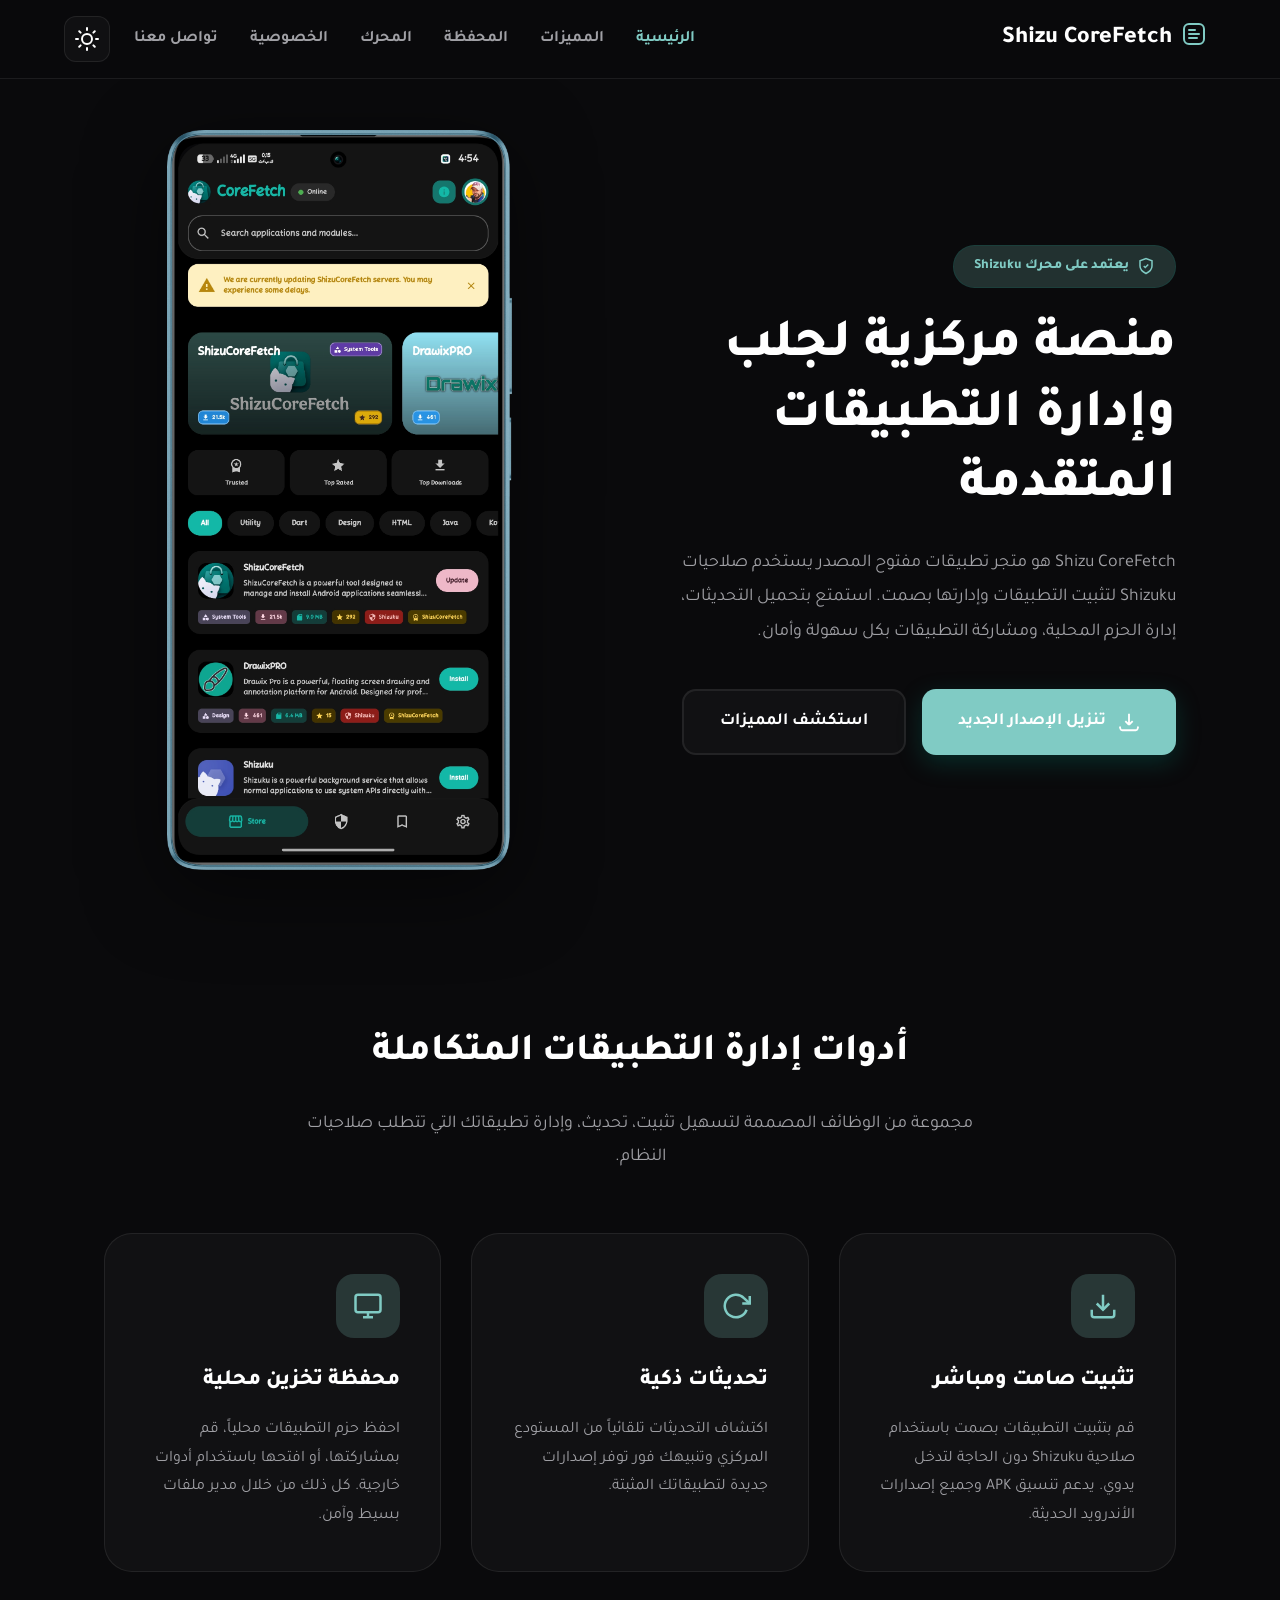
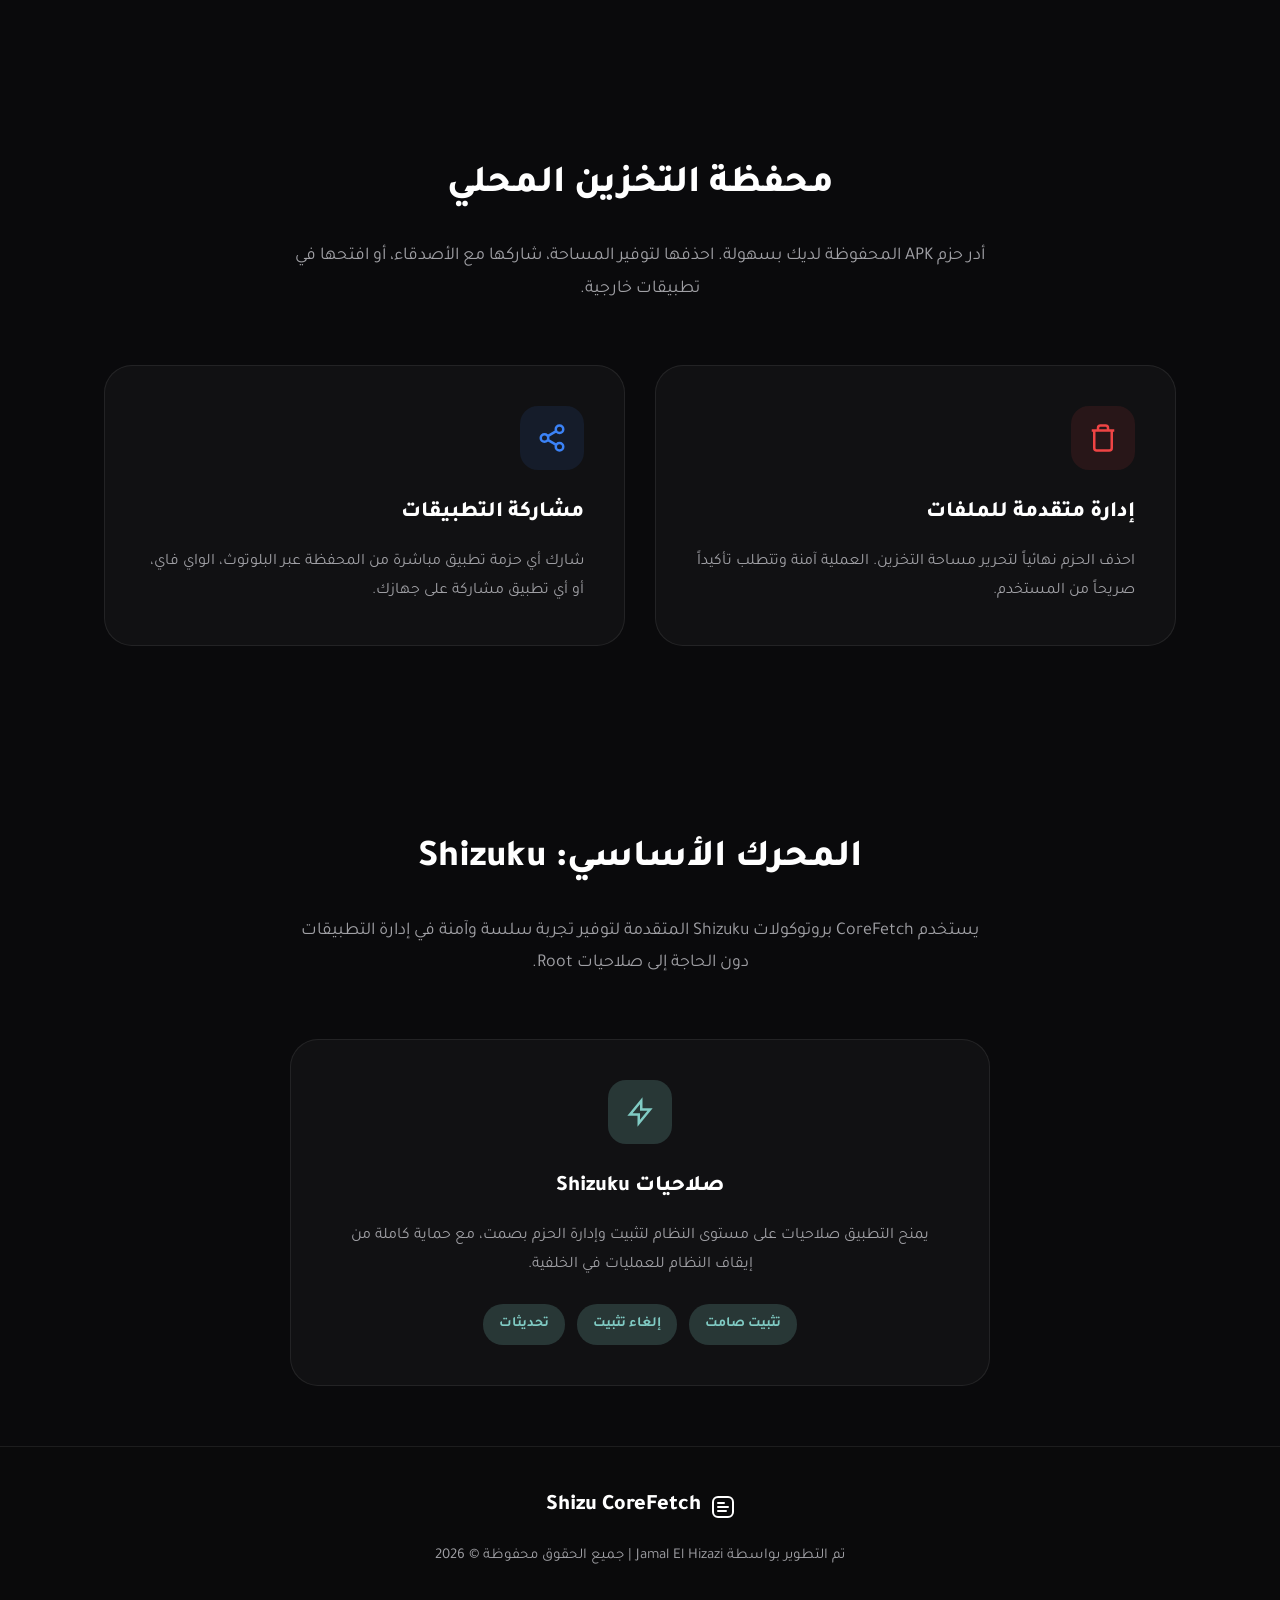
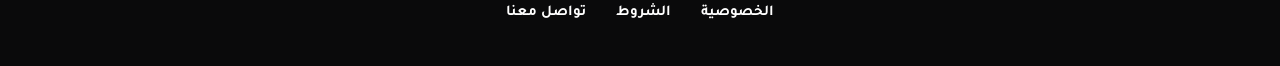
<file: index.html>
<!DOCTYPE html>
<html lang="ar" dir="rtl">
<head>
    <meta charset="UTF-8">
    <meta name="viewport" content="width=device-width, initial-scale=1.0">
    <title>Shizu CoreFetch - متجر التطبيقات المعتمد على Shizuku</title>
    <link rel="icon" type="image/png" href="assets/favicon.png">
    <link rel="apple-touch-icon" href="assets/favicon.png">
    <link rel="stylesheet" href="style.css">
    <meta name="description" content="Shizu CoreFetch: منصة مركزية متقدمة لجلب وإدارة التطبيقات التي تتطلب صلاحيات النظام الأساسية. يدعم محرك Shizuku للتثبيت الصامت والتحديثات.">
    <meta name="keywords" content="Shizu CoreFetch, Shizuku, Android, app store, APK manager, تطبيقات, متجر">
    <script async src="https://pagead2.googlesyndication.com/pagead/js/adsbygoogle.js?client=ca-pub-8266760443476569"
     crossorigin="anonymous"></script>
</head>
<body>
    <nav>
        <a href="index.html" class="logo">
            <svg width="34" height="34" fill="none" xmlns="http://www.w3.org/2000/svg">
                <rect x="2" y="2" width="20" height="20" rx="5" stroke="currentColor" stroke-width="2" />
                <path d="M7 12h10M7 8h6M7 16h8" stroke="currentColor" stroke-width="2" stroke-linecap="round" />
            </svg>
            Shizu CoreFetch
        </a>
        <div class="nav-controls">
            <div class="nav-links">
                <a href="index.html" class="active">الرئيسية</a>
                <a href="#features">المميزات</a>
                <a href="#wallet">المحفظة</a>
                <a href="#engines">المحرك</a>
                <a href="privacy.html">الخصوصية</a>
                <a href="contact.html">تواصل معنا</a>
            </div>
            <button id="theme-toggle" class="theme-btn" aria-label="تبديل المظهر"></button>
        </div>
    </nav>

    <div class="container">
        <!-- Hero Section -->
        <section class="hero">
            <div class="hero-text reveal">
                <div class="hero-tag">
                    <svg viewBox="0 0 24 24" width="18" height="18" fill="none" stroke="currentColor" stroke-width="2">
                        <path d="M12 22s8-4 8-10V5l-8-3-8 3v7c0 6 8 10 8 10z" />
                        <path d="M9 12l2 2 4-4" />
                    </svg>
                    يعتمد على محرك Shizuku
                </div>
                <h1 class="hero-title">منصة مركزية لجلب وإدارة التطبيقات المتقدمة</h1>
                <p class="hero-desc">
                    Shizu CoreFetch هو متجر تطبيقات مفتوح المصدر يستخدم صلاحيات Shizuku لتثبيت التطبيقات وإدارتها بصمت. استمتع بتحميل التحديثات، إدارة الحزم المحلية، ومشاركة التطبيقات بكل سهولة وأمان.
                </p>
                <div class="btn-group">
                    <a href="https://github.com/elhizazi1/ShizuCoreFetch/releases/latest" target="_blank" class="btn btn-primary">
                        <svg viewBox="0 0 24 24" width="22" height="22" fill="none" stroke="currentColor" stroke-width="2">
                            <path d="M12 15V3m0 12l-4-4m4 4l4-4M2 17l.621 2.485A2 2 0 0 0 4.561 21h14.878a2 2 0 0 0 1.94-1.515L22 17" />
                        </svg>
                        تنزيل الإصدار الجديد
                    </a>
                    <a href="#features" class="btn btn-outline">استكشف المميزات</a>
                </div>
            </div>
            <div class="hero-visual reveal delay-1">
                <div class="app-screenshot-slider">
                    <img src="assets/screen/screen1.png" alt="واجهة المتجر الرئيسية" class="slide active">
                    <img src="assets/screen/screen2.png" alt="واجهة التحديثات" class="slide">
                    <img src="assets/screen/screen3.png" alt="المحفظة المحلية" class="slide">
                    <img src="assets/screen/screen4.png" alt="إدارة الحزم" class="slide">
                    <img src="assets/screen/screen5.png" alt="واجهة التحديثات" class="slide">
                    <img src="assets/screen/screen6.png" alt="المحفظة المحلية" class="slide">
                    <img src="assets/screen/screen7.png" alt="إدارة الحزم" class="slide">
                </div>
            </div>
        </section>

        <!-- Features Section -->
        <section id="features" class="section-padding">
            <div class="section-header reveal">
                <h2 class="section-title">أدوات إدارة التطبيقات المتكاملة</h2>
                <p class="section-desc">مجموعة من الوظائف المصممة لتسهيل تثبيت، تحديث، وإدارة تطبيقاتك التي تتطلب صلاحيات النظام.</p>
            </div>
            <div class="grid-cards">
                <div class="feature-card reveal delay-1">
                    <div class="f-icon" style="background: var(--primary-light); color: var(--primary);">
                        <svg viewBox="0 0 24 24" width="30" height="30" fill="none" stroke="currentColor" stroke-width="2">
                            <path d="M21 15v4a2 2 0 0 1-2 2H5a2 2 0 0 1-2-2v-4" />
                            <polyline points="7 10 12 15 17 10" />
                            <line x1="12" y1="15" x2="12" y2="3" />
                        </svg>
                    </div>
                    <h3 class="f-title">تثبيت صامت ومباشر</h3>
                    <p class="f-desc">قم بتثبيت التطبيقات بصمت باستخدام صلاحية Shizuku دون الحاجة لتدخل يدوي. يدعم تنسيق APK وجميع إصدارات الأندرويد الحديثة.</p>
                </div>
                <div class="feature-card reveal delay-2">
                    <div class="f-icon" style="background: var(--primary-light); color: var(--primary);">
                        <svg viewBox="0 0 24 24" width="30" height="30" fill="none" stroke="currentColor" stroke-width="2">
                            <polyline points="23 4 23 10 17 10" />
                            <path d="M20.49 15a9 9 0 1 1-2.12-9.36L23 10" />
                        </svg>
                    </div>
                    <h3 class="f-title">تحديثات ذكية</h3>
                    <p class="f-desc">اكتشاف التحديثات تلقائياً من المستودع المركزي وتنبيهك فور توفر إصدارات جديدة لتطبيقاتك المثبتة.</p>
                </div>
                <div class="feature-card reveal delay-3">
                    <div class="f-icon" style="background: var(--primary-light); color: var(--primary);">
                        <svg viewBox="0 0 24 24" width="30" height="30" fill="none" stroke="currentColor" stroke-width="2">
                            <rect x="2" y="3" width="20" height="14" rx="2" ry="2" />
                            <line x1="8" y1="21" x2="16" y2="21" />
                            <line x1="12" y1="17" x2="12" y2="21" />
                        </svg>
                    </div>
                    <h3 class="f-title">محفظة تخزين محلية</h3>
                    <p class="f-desc">احفظ حزم التطبيقات محلياً، قم بمشاركتها، أو افتحها باستخدام أدوات خارجية. كل ذلك من خلال مدير ملفات بسيط وآمن.</p>
                </div>
            </div>
        </section>

        <!-- Wallet Highlight Section -->
        <section id="wallet" class="section-padding">
            <div class="section-header reveal">
                <h2 class="section-title">محفظة التخزين المحلي</h2>
                <p class="section-desc">أدر حزم APK المحفوظة لديك بسهولة. احذفها لتوفير المساحة، شاركها مع الأصدقاء، أو افتحها في تطبيقات خارجية.</p>
            </div>
            <div class="grid-cards">
                <div class="feature-card reveal delay-1">
                    <div class="f-icon" style="background: var(--status-error-bg); color: var(--status-error);">
                        <svg viewBox="0 0 24 24" width="30" height="30" fill="none" stroke="currentColor" stroke-width="2">
                            <polyline points="3 6 5 6 21 6" />
                            <path d="M19 6v14a2 2 0 0 1-2 2H7a2 2 0 0 1-2-2V6m3 0V4a2 2 0 0 1 2-2h4a2 2 0 0 1 2 2v2" />
                        </svg>
                    </div>
                    <h3 class="f-title">إدارة متقدمة للملفات</h3>
                    <p class="f-desc">احذف الحزم نهائياً لتحرير مساحة التخزين. العملية آمنة وتتطلب تأكيداً صريحاً من المستخدم.</p>
                </div>
                <div class="feature-card reveal delay-2">
                    <div class="f-icon" style="background: var(--status-info-bg); color: var(--status-info);">
                        <svg viewBox="0 0 24 24" width="30" height="30" fill="none" stroke="currentColor" stroke-width="2">
                            <circle cx="18" cy="5" r="3" />
                            <circle cx="6" cy="12" r="3" />
                            <circle cx="18" cy="19" r="3" />
                            <line x1="8.59" y1="13.51" x2="15.42" y2="17.49" />
                            <line x1="15.41" y1="6.51" x2="8.59" y2="10.49" />
                        </svg>
                    </div>
                    <h3 class="f-title">مشاركة التطبيقات</h3>
                    <p class="f-desc">شارك أي حزمة تطبيق مباشرة من المحفظة عبر البلوتوث، الواي فاي، أو أي تطبيق مشاركة على جهازك.</p>
                </div>
            </div>
        </section>

        <!-- Engine Section -->
        <section id="engines" class="section-padding">
            <div class="section-header reveal">
                <h2 class="section-title">المحرك الأساسي: Shizuku</h2>
                <p class="section-desc">يستخدم CoreFetch بروتوكولات Shizuku المتقدمة لتوفير تجربة سلسة وآمنة في إدارة التطبيقات دون الحاجة إلى صلاحيات Root.</p>
            </div>
            <div class="grid-cards" style="max-width: 700px; margin: 0 auto;">
                <div class="feature-card reveal delay-1" style="text-align: center;">
                    <div class="f-icon" style="background: var(--primary-light); color: var(--primary); margin: 0 auto 24px;">
                        <svg viewBox="0 0 24 24" width="30" height="30" fill="none" stroke="currentColor" stroke-width="2">
                            <path d="M13 10V3L4 14h7v7l9-11h-7z" />
                        </svg>
                    </div>
                    <h3 class="f-title">صلاحيات Shizuku</h3>
                    <p class="f-desc">يمنح التطبيق صلاحيات على مستوى النظام لتثبيت وإدارة الحزم بصمت، مع حماية كاملة من إيقاف النظام للعمليات في الخلفية.</p>
                    <div style="margin-top: 24px; display: flex; gap: 12px; justify-content: center; flex-wrap: wrap;">
                        <span style="background: var(--primary-light); color: var(--primary); padding: 8px 16px; border-radius: 20px; font-size: 14px; font-weight: 700;">تثبيت صامت</span>
                        <span style="background: var(--primary-light); color: var(--primary); padding: 8px 16px; border-radius: 20px; font-size: 14px; font-weight: 700;">إلغاء تثبيت</span>
                        <span style="background: var(--primary-light); color: var(--primary); padding: 8px 16px; border-radius: 20px; font-size: 14px; font-weight: 700;">تحديثات</span>
                    </div>
                </div>
            </div>
        </section>
    </div>

    <footer>
        <div class="container">
            <div class="footer-brand">
                <svg width="24" height="24" fill="none" xmlns="http://www.w3.org/2000/svg">
                    <rect x="2" y="2" width="20" height="20" rx="5" stroke="currentColor" stroke-width="2" />
                    <path d="M7 12h10M7 8h6M7 16h8" stroke="currentColor" stroke-width="2" stroke-linecap="round" />
                </svg>
                Shizu CoreFetch
            </div>
            <div class="footer-content">تم التطوير بواسطة Jamal El Hizazi | جميع الحقوق محفوظة &copy; 2026</div>
            <div class="footer-links">
                <a href="privacy.html">الخصوصية</a>
                <a href="terms.html">الشروط</a>
                <a href="contact.html">تواصل معنا</a>
            </div>
        </div>
    </footer>

    <script src="script.js"></script>
</body>
</html>
</file>
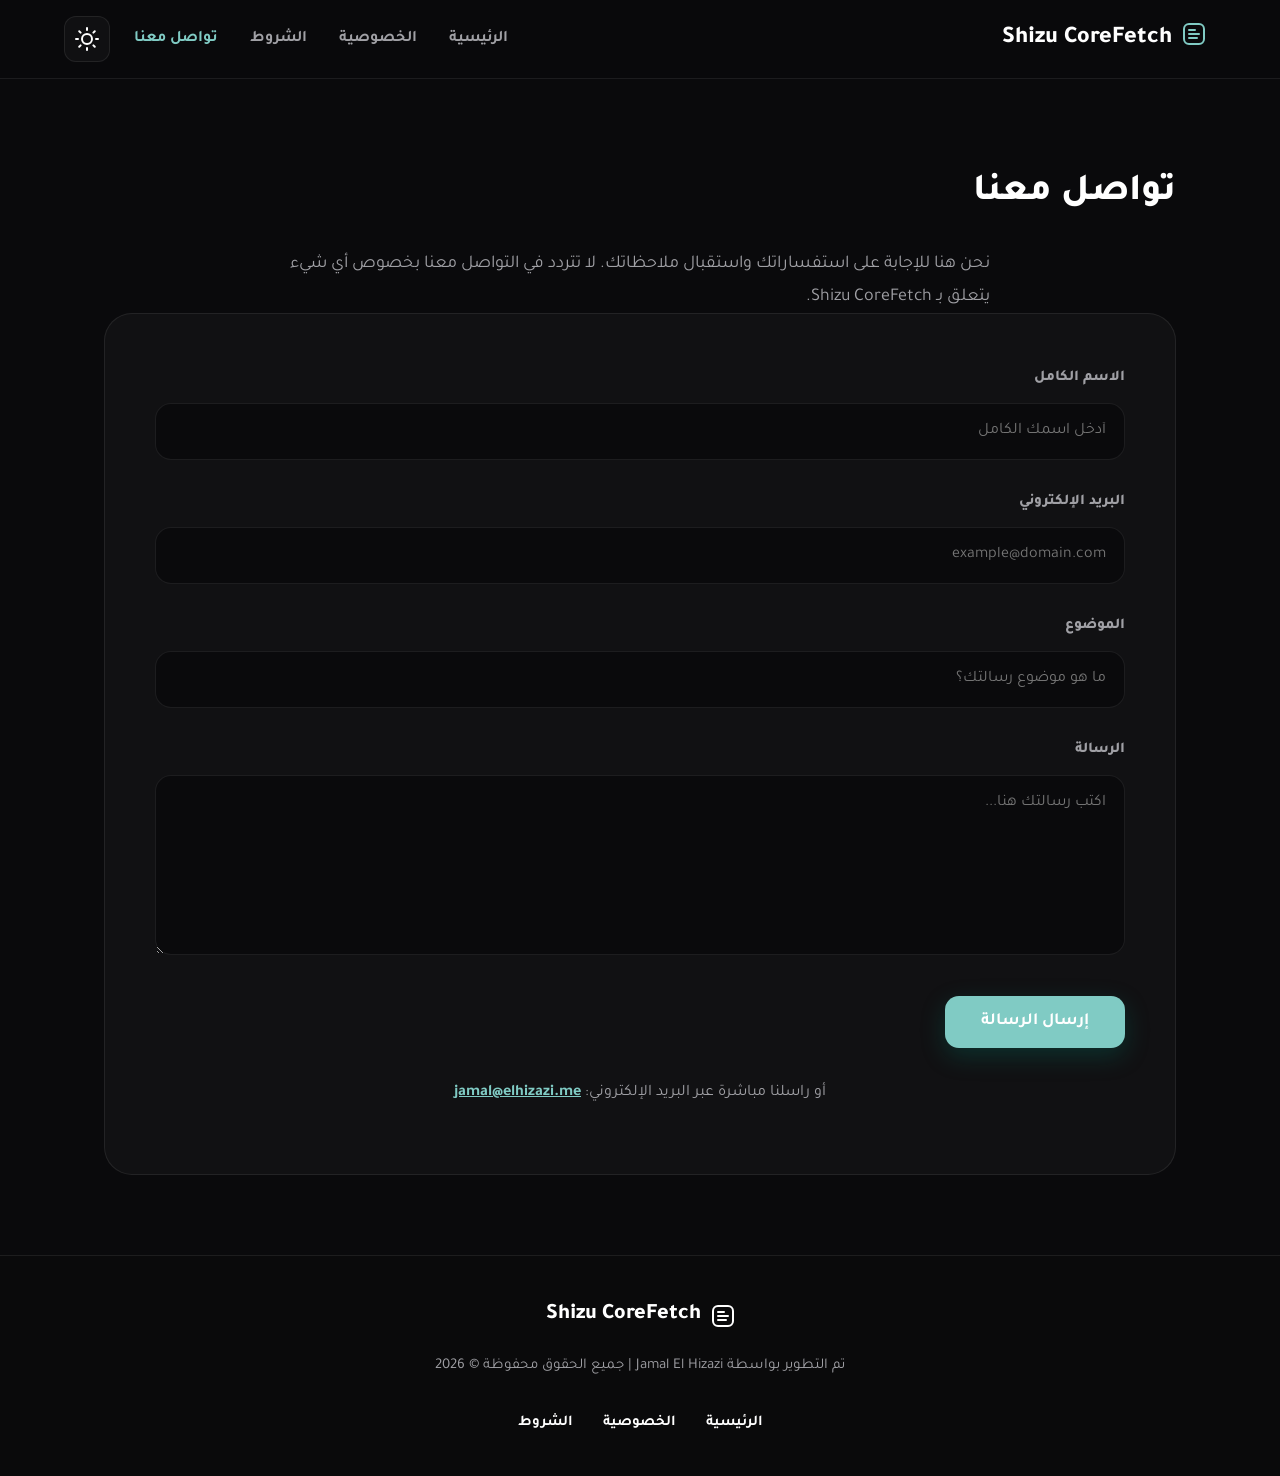
<file: contact.html>
<!DOCTYPE html>
<html lang="ar" dir="rtl">
<head>
    <meta charset="UTF-8">
    <meta name="viewport" content="width=device-width, initial-scale=1.0">
    <title>تواصل معنا - Shizu CoreFetch</title>
    <link rel="icon" type="image/png" href="assets/favicon.png">
    <link rel="apple-touch-icon" href="assets/favicon.png">
    <link rel="stylesheet" href="style.css">
    <meta name="description" content="تواصل مع فريق Shizu CoreFetch للاستفسارات أو الدعم الفني أو الإبلاغ عن المشاكل.">
    <script async src="https://pagead2.googlesyndication.com/pagead/js/adsbygoogle.js?client=ca-pub-8266760443476569"
     crossorigin="anonymous"></script>
</head>
<body>
    <nav>
        <a href="index.html" class="logo">
            <svg width="34" height="34" fill="none" xmlns="http://www.w3.org/2000/svg">
                <rect x="2" y="2" width="20" height="20" rx="5" stroke="currentColor" stroke-width="2" />
                <path d="M7 12h10M7 8h6M7 16h8" stroke="currentColor" stroke-width="2" stroke-linecap="round" />
            </svg>
            Shizu CoreFetch
        </a>
        <div class="nav-controls">
            <div class="nav-links">
                <a href="index.html">الرئيسية</a>
                <a href="privacy.html">الخصوصية</a>
                <a href="terms.html">الشروط</a>
                <a href="contact.html" class="active">تواصل معنا</a>
            </div>
            <button id="theme-toggle" class="theme-btn" aria-label="تبديل المظهر"></button>
        </div>
    </nav>

    <div class="container page-top-padding">
        <div class="reveal">
            <h1 class="section-title">تواصل معنا</h1>
            <p class="section-desc">نحن هنا للإجابة على استفساراتك واستقبال ملاحظاتك. لا تتردد في التواصل معنا بخصوص أي شيء يتعلق بـ Shizu CoreFetch.</p>
        </div>
        <div class="content-box reveal delay-1">
            <form action="#" method="POST" onsubmit="event.preventDefault(); alert('شكراً لتواصلك معنا! سيتم الرد عليك قريباً.'); this.reset();">
                <div class="form-group">
                    <label class="form-label" for="name">الاسم الكامل</label>
                    <input type="text" id="name" class="form-control" placeholder="أدخل اسمك الكامل" required>
                </div>
                <div class="form-group">
                    <label class="form-label" for="email">البريد الإلكتروني</label>
                    <input type="email" id="email" class="form-control" placeholder="example@domain.com" required>
                </div>
                <div class="form-group">
                    <label class="form-label" for="subject">الموضوع</label>
                    <input type="text" id="subject" class="form-control" placeholder="ما هو موضوع رسالتك؟" required>
                </div>
                <div class="form-group">
                    <label class="form-label" for="message">الرسالة</label>
                    <textarea id="message" class="form-control" placeholder="اكتب رسالتك هنا..." required></textarea>
                </div>
                <button type="submit" class="btn btn-primary">إرسال الرسالة</button>
            </form>
            <p style="margin-top: 30px; color: var(--text-dim); font-size: 16px; text-align: center;">
                أو راسلنا مباشرة عبر البريد الإلكتروني: <a href="mailto:jamal@elhizazi.me" style="color: var(--primary); font-weight: 700;">jamal@elhizazi.me</a>
            </p>
        </div>
    </div>

    <footer>
        <div class="container">
            <div class="footer-brand">
                <svg width="24" height="24" fill="none" xmlns="http://www.w3.org/2000/svg">
                    <rect x="2" y="2" width="20" height="20" rx="5" stroke="currentColor" stroke-width="2" />
                    <path d="M7 12h10M7 8h6M7 16h8" stroke="currentColor" stroke-width="2" stroke-linecap="round" />
                </svg>
                Shizu CoreFetch
            </div>
            <div class="footer-content">تم التطوير بواسطة Jamal El Hizazi | جميع الحقوق محفوظة &copy; 2026</div>
            <div class="footer-links">
                <a href="index.html">الرئيسية</a>
                <a href="privacy.html">الخصوصية</a>
                <a href="terms.html">الشروط</a>
            </div>
        </div>
    </footer>

    <script src="script.js"></script>
</body>
</html>
</file>
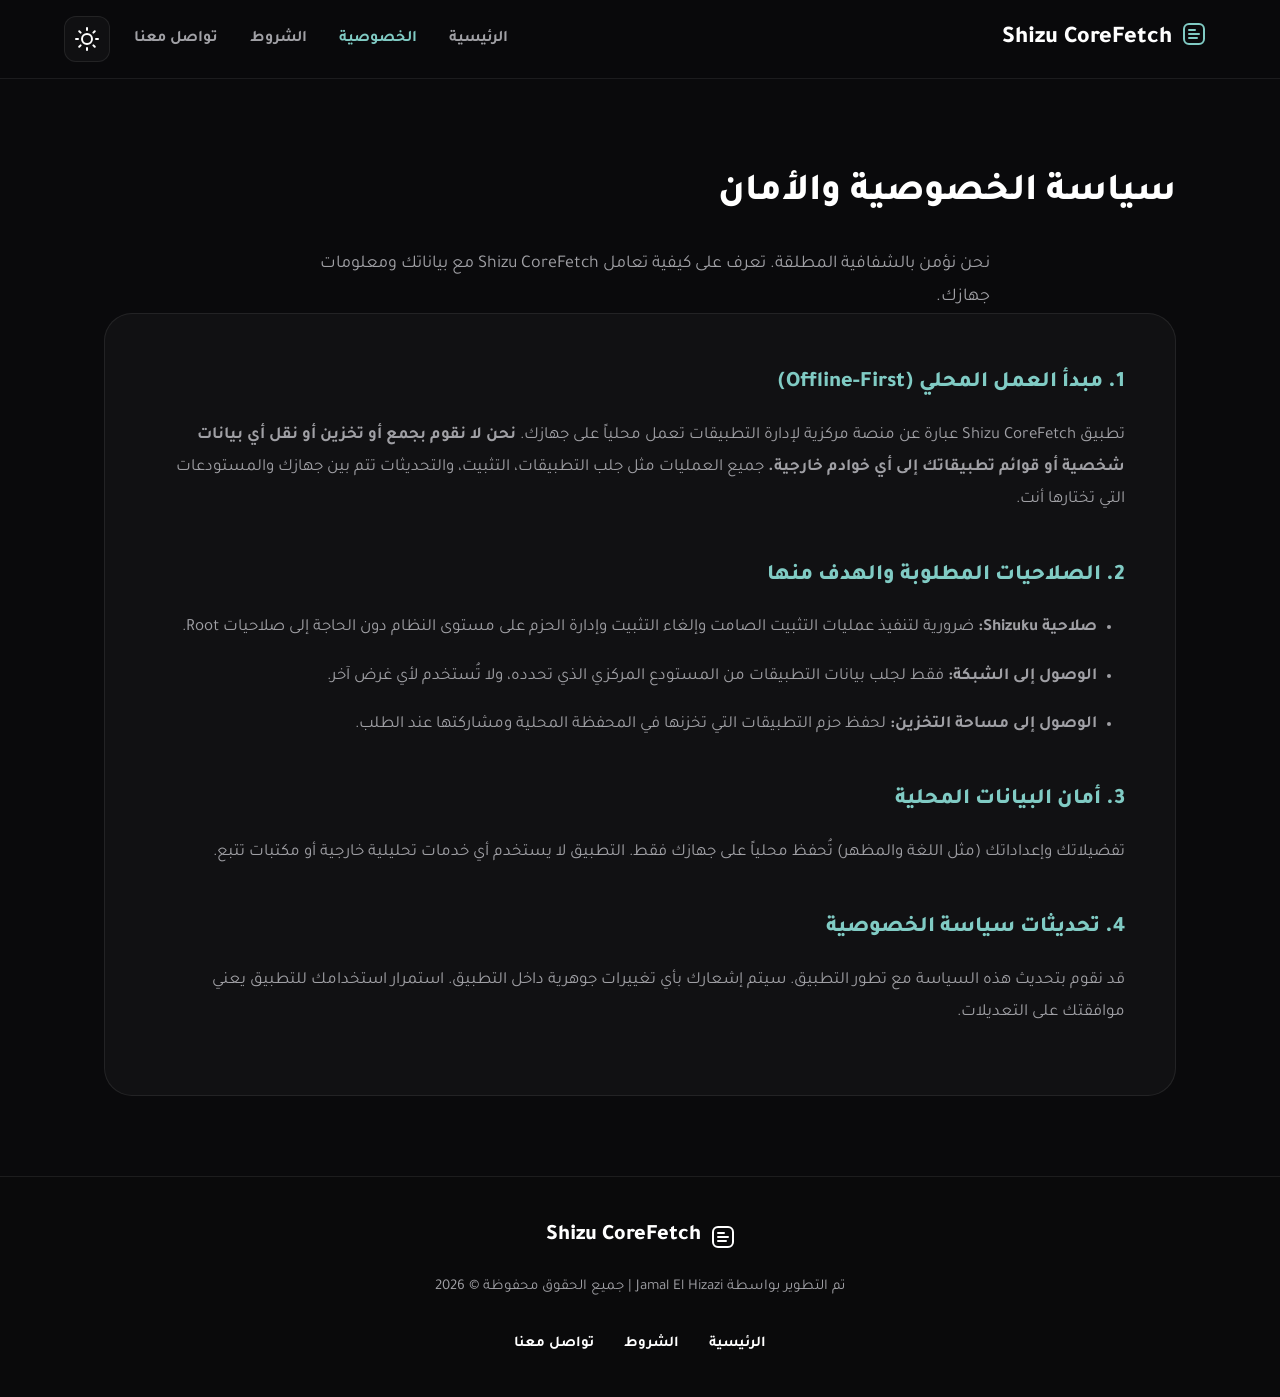
<file: privacy.html>
<!DOCTYPE html>
<html lang="ar" dir="rtl">
<head>
    <meta charset="UTF-8">
    <meta name="viewport" content="width=device-width, initial-scale=1.0">
    <title>سياسة الخصوصية - Shizu CoreFetch</title>
    <link rel="icon" type="image/png" href="assets/favicon.png">
    <link rel="apple-touch-icon" href="assets/favicon.png">
    <link rel="stylesheet" href="style.css">
    <meta name="description" content="سياسة الخصوصية لتطبيق Shizu CoreFetch. نلتزم بالشفافية التامة ولا نجمع أي بيانات شخصية.">
    <script async src="https://pagead2.googlesyndication.com/pagead/js/adsbygoogle.js?client=ca-pub-8266760443476569"
     crossorigin="anonymous"></script>
</head>
<body>
    <nav>
        <a href="index.html" class="logo">
            <svg width="34" height="34" fill="none" xmlns="http://www.w3.org/2000/svg">
                <rect x="2" y="2" width="20" height="20" rx="5" stroke="currentColor" stroke-width="2" />
                <path d="M7 12h10M7 8h6M7 16h8" stroke="currentColor" stroke-width="2" stroke-linecap="round" />
            </svg>
            Shizu CoreFetch
        </a>
        <div class="nav-controls">
            <div class="nav-links">
                <a href="index.html">الرئيسية</a>
                <a href="privacy.html" class="active">الخصوصية</a>
                <a href="terms.html">الشروط</a>
                <a href="contact.html">تواصل معنا</a>
            </div>
            <button id="theme-toggle" class="theme-btn" aria-label="تبديل المظهر"></button>
        </div>
    </nav>

    <div class="container page-top-padding">
        <div class="reveal">
            <h1 class="section-title">سياسة الخصوصية والأمان</h1>
            <p class="section-desc">نحن نؤمن بالشفافية المطلقة. تعرف على كيفية تعامل Shizu CoreFetch مع بياناتك ومعلومات جهازك.</p>
        </div>
        <div class="content-box reveal delay-1">
            <h3>1. مبدأ العمل المحلي (Offline-First)</h3>
            <p>تطبيق Shizu CoreFetch عبارة عن منصة مركزية لإدارة التطبيقات تعمل محلياً على جهازك. <strong>نحن لا نقوم بجمع أو تخزين أو نقل أي بيانات شخصية أو قوائم تطبيقاتك إلى أي خوادم خارجية.</strong> جميع العمليات مثل جلب التطبيقات، التثبيت، والتحديثات تتم بين جهازك والمستودعات التي تختارها أنت.</p>

            <h3>2. الصلاحيات المطلوبة والهدف منها</h3>
            <ul>
                <li><strong>صلاحية Shizuku:</strong> ضرورية لتنفيذ عمليات التثبيت الصامت وإلغاء التثبيت وإدارة الحزم على مستوى النظام دون الحاجة إلى صلاحيات Root.</li>
                <li><strong>الوصول إلى الشبكة:</strong> فقط لجلب بيانات التطبيقات من المستودع المركزي الذي تحدده، ولا تُستخدم لأي غرض آخر.</li>
                <li><strong>الوصول إلى مساحة التخزين:</strong> لحفظ حزم التطبيقات التي تخزنها في المحفظة المحلية ومشاركتها عند الطلب.</li>
            </ul>

            <h3>3. أمان البيانات المحلية</h3>
            <p>تفضيلاتك وإعداداتك (مثل اللغة والمظهر) تُحفظ محلياً على جهازك فقط. التطبيق لا يستخدم أي خدمات تحليلية خارجية أو مكتبات تتبع.</p>

            <h3>4. تحديثات سياسة الخصوصية</h3>
            <p>قد نقوم بتحديث هذه السياسة مع تطور التطبيق. سيتم إشعارك بأي تغييرات جوهرية داخل التطبيق. استمرار استخدامك للتطبيق يعني موافقتك على التعديلات.</p>
        </div>
    </div>

    <footer>
        <div class="container">
            <div class="footer-brand">
                <svg width="24" height="24" fill="none" xmlns="http://www.w3.org/2000/svg">
                    <rect x="2" y="2" width="20" height="20" rx="5" stroke="currentColor" stroke-width="2" />
                    <path d="M7 12h10M7 8h6M7 16h8" stroke="currentColor" stroke-width="2" stroke-linecap="round" />
                </svg>
                Shizu CoreFetch
            </div>
            <div class="footer-content">تم التطوير بواسطة Jamal El Hizazi | جميع الحقوق محفوظة &copy; 2026</div>
            <div class="footer-links">
                <a href="index.html">الرئيسية</a>
                <a href="terms.html">الشروط</a>
                <a href="contact.html">تواصل معنا</a>
            </div>
        </div>
    </footer>

    <script src="script.js"></script>
</body>
</html>
</file>
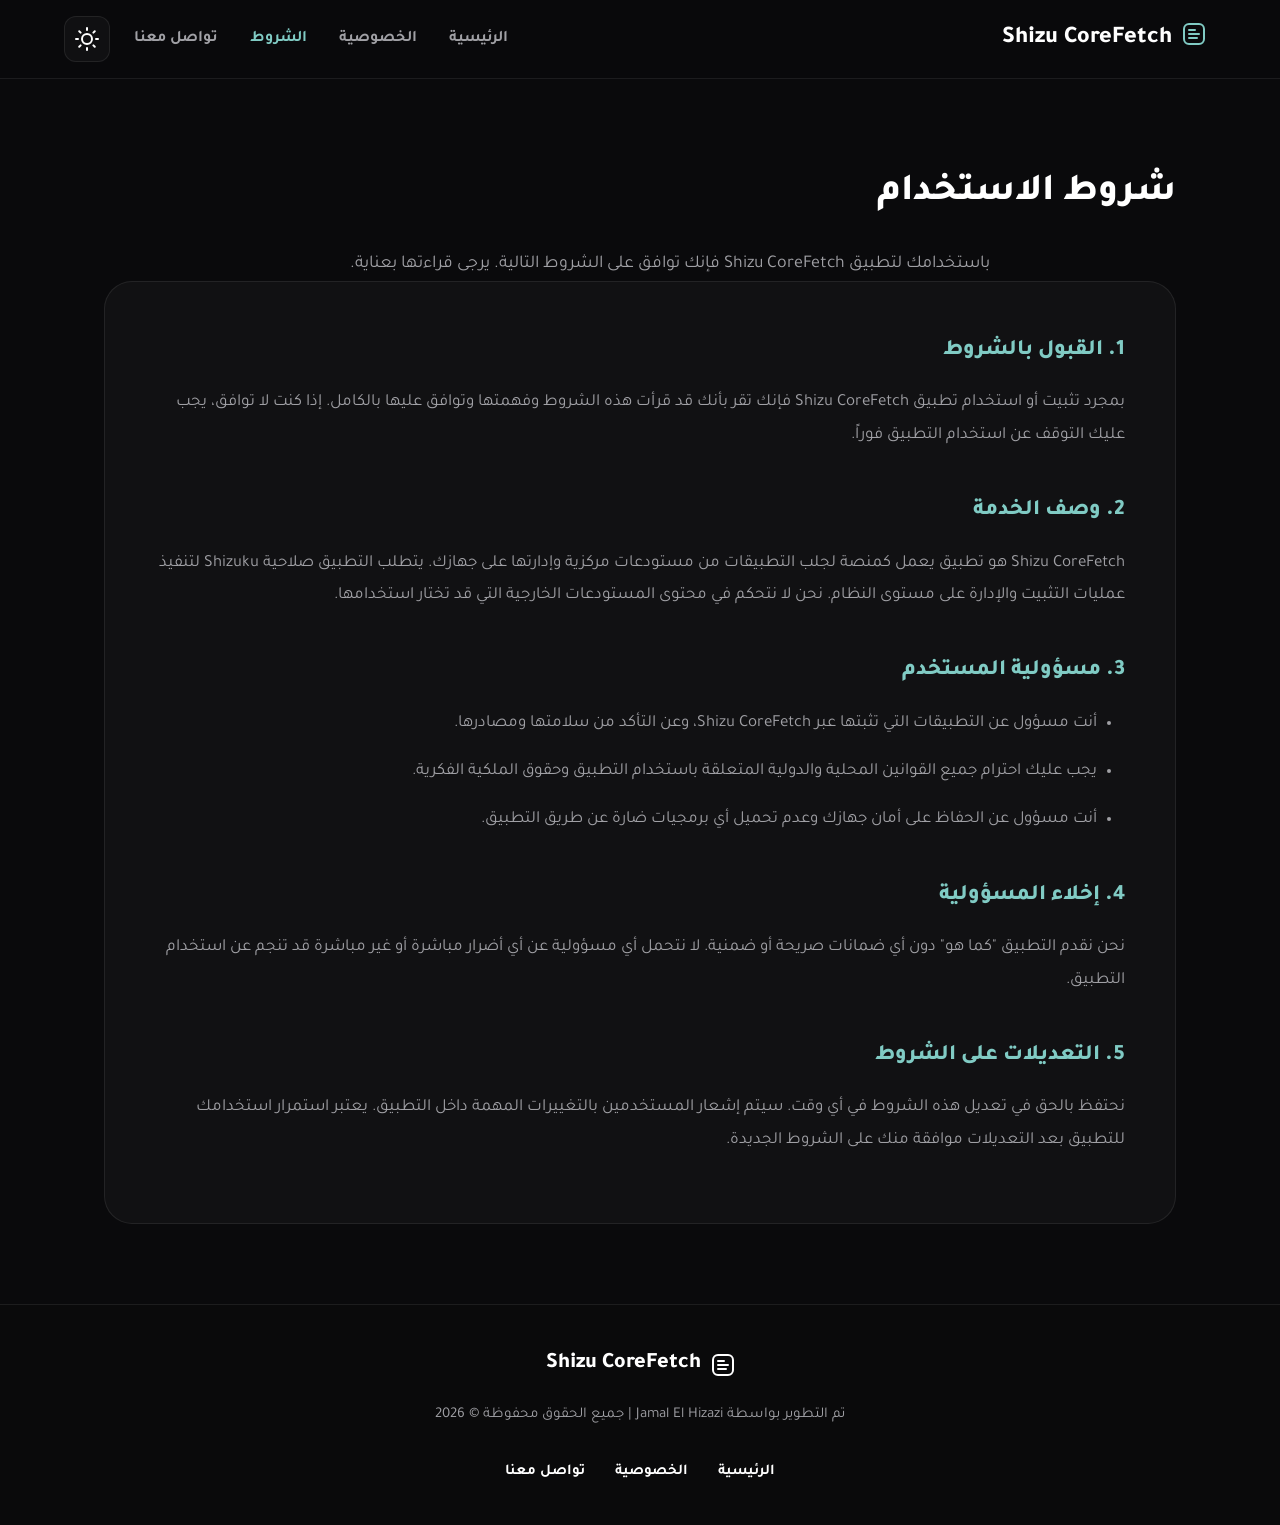
<file: terms.html>
<!DOCTYPE html>
<html lang="ar" dir="rtl">
<head>
    <meta charset="UTF-8">
    <meta name="viewport" content="width=device-width, initial-scale=1.0">
    <title>شروط الاستخدام - Shizu CoreFetch</title>
    <link rel="icon" type="image/png" href="assets/favicon.png">
    <link rel="apple-touch-icon" href="assets/favicon.png">
    <link rel="stylesheet" href="style.css">
    <meta name="description" content="شروط استخدام تطبيق Shizu CoreFetch. باستخدامك للتطبيق فإنك توافق على هذه الشروط.">
    <script async src="https://pagead2.googlesyndication.com/pagead/js/adsbygoogle.js?client=ca-pub-8266760443476569"
     crossorigin="anonymous"></script>
</head>
<body>
    <nav>
        <a href="index.html" class="logo">
            <svg width="34" height="34" fill="none" xmlns="http://www.w3.org/2000/svg">
                <rect x="2" y="2" width="20" height="20" rx="5" stroke="currentColor" stroke-width="2" />
                <path d="M7 12h10M7 8h6M7 16h8" stroke="currentColor" stroke-width="2" stroke-linecap="round" />
            </svg>
            Shizu CoreFetch
        </a>
        <div class="nav-controls">
            <div class="nav-links">
                <a href="index.html">الرئيسية</a>
                <a href="privacy.html">الخصوصية</a>
                <a href="terms.html" class="active">الشروط</a>
                <a href="contact.html">تواصل معنا</a>
            </div>
            <button id="theme-toggle" class="theme-btn" aria-label="تبديل المظهر"></button>
        </div>
    </nav>

    <div class="container page-top-padding">
        <div class="reveal">
            <h1 class="section-title">شروط الاستخدام</h1>
            <p class="section-desc">باستخدامك لتطبيق Shizu CoreFetch فإنك توافق على الشروط التالية. يرجى قراءتها بعناية.</p>
        </div>
        <div class="content-box reveal delay-1">
            <h3>1. القبول بالشروط</h3>
            <p>بمجرد تثبيت أو استخدام تطبيق Shizu CoreFetch فإنك تقر بأنك قد قرأت هذه الشروط وفهمتها وتوافق عليها بالكامل. إذا كنت لا توافق، يجب عليك التوقف عن استخدام التطبيق فوراً.</p>

            <h3>2. وصف الخدمة</h3>
            <p>Shizu CoreFetch هو تطبيق يعمل كمنصة لجلب التطبيقات من مستودعات مركزية وإدارتها على جهازك. يتطلب التطبيق صلاحية Shizuku لتنفيذ عمليات التثبيت والإدارة على مستوى النظام. نحن لا نتحكم في محتوى المستودعات الخارجية التي قد تختار استخدامها.</p>

            <h3>3. مسؤولية المستخدم</h3>
            <ul>
                <li>أنت مسؤول عن التطبيقات التي تثبتها عبر Shizu CoreFetch، وعن التأكد من سلامتها ومصادرها.</li>
                <li>يجب عليك احترام جميع القوانين المحلية والدولية المتعلقة باستخدام التطبيق وحقوق الملكية الفكرية.</li>
                <li>أنت مسؤول عن الحفاظ على أمان جهازك وعدم تحميل أي برمجيات ضارة عن طريق التطبيق.</li>
            </ul>

            <h3>4. إخلاء المسؤولية</h3>
            <p>نحن نقدم التطبيق "كما هو" دون أي ضمانات صريحة أو ضمنية. لا نتحمل أي مسؤولية عن أي أضرار مباشرة أو غير مباشرة قد تنجم عن استخدام التطبيق.</p>

            <h3>5. التعديلات على الشروط</h3>
            <p>نحتفظ بالحق في تعديل هذه الشروط في أي وقت. سيتم إشعار المستخدمين بالتغييرات المهمة داخل التطبيق. يعتبر استمرار استخدامك للتطبيق بعد التعديلات موافقة منك على الشروط الجديدة.</p>
        </div>
    </div>

    <footer>
        <div class="container">
            <div class="footer-brand">
                <svg width="24" height="24" fill="none" xmlns="http://www.w3.org/2000/svg">
                    <rect x="2" y="2" width="20" height="20" rx="5" stroke="currentColor" stroke-width="2" />
                    <path d="M7 12h10M7 8h6M7 16h8" stroke="currentColor" stroke-width="2" stroke-linecap="round" />
                </svg>
                Shizu CoreFetch
            </div>
            <div class="footer-content">تم التطوير بواسطة Jamal El Hizazi | جميع الحقوق محفوظة &copy; 2026</div>
            <div class="footer-links">
                <a href="index.html">الرئيسية</a>
                <a href="privacy.html">الخصوصية</a>
                <a href="contact.html">تواصل معنا</a>
            </div>
        </div>
    </footer>

    <script src="script.js"></script>
</body>
</html>
</file>
<file: style.css>
@import url('https://fonts.googleapis.com/css2?family=Tajawal:wght@400;600;700;800&display=swap');:root{--primary:#00796B;--primary-dark:#00695C;--primary-light:rgba(0,121,107,0.1);--bg-main:#F0F0F3;--card-bg:#FFFFFF;--card-border:#E4E4E7;--text-main:#18181B;--text-dim:#71717A;--status-info:#3B82F6;--status-info-bg:rgba(59,130,246,0.1);--status-warning:#F59E0B;--status-warning-bg:rgba(245,158,11,0.1);--status-error:#EF4444;--status-error-bg:rgba(239,68,68,0.1);--nav-bg:rgba(255,255,255,0.85);--footer-bg:rgba(240,240,243,0.8);--shadow-color:rgba(0,0,0,0.15)}[data-theme="dark"]{--primary:#80CBC4;--primary-dark:#66B8B0;--primary-light:rgba(128,203,196,0.2);--bg-main:#0a0a0c;--card-bg:rgba(255,255,255,0.03);--card-border:rgba(255,255,255,0.08);--text-main:#FFFFFF;--text-dim:#A0A0A5;--nav-bg:rgba(10,10,12,0.85);--footer-bg:rgba(10,10,12,0.8);--shadow-color:rgba(0,0,0,0.5)}*{box-sizing:border-box;margin:0;padding:0;font-family:'Tajawal',sans-serif;-webkit-tap-highlight-color:transparent}body{background-color:var(--bg-main);color:var(--text-main);line-height:1.8;overflow-x:hidden;scroll-behavior:smooth;transition:background-color 0.4s ease,color 0.4s ease;direction:rtl}nav{display:flex;justify-content:space-between;align-items:center;padding:16px 5%;background:var(--nav-bg);backdrop-filter:blur(20px);-webkit-backdrop-filter:blur(20px);border-bottom:1px solid var(--card-border);position:fixed;width:100%;top:0;z-index:1000;transition:all 0.4s ease}.logo{display:flex;align-items:center;gap:10px;font-size:24px;font-weight:800;line-height:1;color:var(--text-main);text-decoration:none}.logo svg{width:34px;height:34px;color:var(--primary);flex-shrink:0}.nav-controls{display:flex;align-items:center;gap:24px}.nav-links{display:flex;gap:32px;align-items:center}.nav-links a{color:var(--text-dim);text-decoration:none;font-weight:700;font-size:16px;transition:color 0.3s ease}.nav-links a:hover,.nav-links a.active{color:var(--primary)}.theme-btn{background:var(--card-bg);border:1px solid var(--card-border);border-radius:12px;width:46px;height:46px;display:flex;align-items:center;justify-content:center;cursor:pointer;color:var(--text-main);transition:all 0.3s ease}.theme-btn:hover{border-color:var(--primary);color:var(--primary);transform:translateY(-2px)}.container{max-width:1200px;margin:0 auto;padding:0 5%}.section-padding{padding:120px 0 60px}.page-top-padding{padding-top:160px}.hero{display:flex;align-items:center;justify-content:space-between;min-height:100vh;padding-top:100px;gap:60px}.hero-text{flex:1.15}.hero-tag{display:inline-flex;align-items:center;gap:8px;background:var(--primary-light);color:var(--primary);padding:8px 20px;border-radius:30px;font-size:14px;font-weight:800;margin-bottom:24px;border:1px solid rgba(0,121,107,0.2)}.hero-title{font-size:54px;font-weight:800;line-height:1.3;margin-bottom:24px;color:var(--text-main)}.hero-desc{font-size:18px;color:var(--text-dim);margin-bottom:40px;max-width:95%;line-height:1.9}.btn-group{display:flex;gap:16px;flex-wrap:wrap}.btn{padding:16px 36px;border-radius:14px;font-size:17px;font-weight:700;cursor:pointer;text-decoration:none;display:inline-flex;align-items:center;justify-content:center;gap:12px;transition:all 0.3s cubic-bezier(0.4,0,0.2,1);border:none}.btn-primary{background:var(--primary);color:#fff;box-shadow:0 8px 24px rgba(0,121,107,0.3)}.btn-primary:hover{background:var(--primary-dark);transform:translateY(-4px);box-shadow:0 12px 32px rgba(0,121,107,0.4)}.btn-outline{background:var(--card-bg);color:var(--text-main);border:2px solid var(--card-border)}.btn-outline:hover{border-color:var(--primary);color:var(--primary);transform:translateY(-4px)}.hero-visual{flex:1;display:flex;justify-content:center;align-items:center;perspective:1000px}.app-screenshot-slider{width:360px;height:740px;position:relative;animation:float 6s ease-in-out infinite;display:flex;justify-content:center;align-items:center}@keyframes float{0%{transform:translateY(0px)}50%{transform:translateY(-20px)}100%{transform:translateY(0px)}}.slide{position:absolute;top:0;left:0;width:100%;height:100%;object-fit:contain;opacity:0;transition:opacity 0.8s ease-in-out;z-index:1;filter:drop-shadow(0 20px 40px var(--shadow-color));border-radius:32px}.slide.active{opacity:1;z-index:2}.section-header{text-align:center;margin-bottom:60px}.section-title{font-size:38px;font-weight:800;margin-bottom:20px;color:var(--text-main)}.section-desc{font-size:18px;color:var(--text-dim);max-width:700px;margin:0 auto;line-height:1.8}.grid-cards{display:grid;grid-template-columns:repeat(auto-fit,minmax(320px,1fr));gap:30px}.grid-cards.gBx4{grid-template-columns:repeat(2,1fr)}.feature-card{background:var(--card-bg);border:1px solid var(--card-border);border-radius:28px;padding:40px;transition:all 0.4s ease}.feature-card:hover{transform:translateY(-8px);border-color:var(--primary);box-shadow:0 20px 40px var(--shadow-color)}.f-icon{width:64px;height:64px;border-radius:18px;display:flex;align-items:center;justify-content:center;margin-bottom:24px}.f-title{font-size:22px;font-weight:800;margin-bottom:14px;color:var(--text-main)}.f-desc{font-size:16px;color:var(--text-dim);line-height:1.8}.content-box{background:var(--card-bg);border:1px solid var(--card-border);border-radius:28px;padding:50px;margin-bottom:80px}.content-box h3{font-size:22px;color:var(--primary);margin:40px 0 16px;font-weight:800}.content-box h3:first-child{margin-top:0}.content-box p,.content-box li{color:var(--text-dim);font-size:17px;line-height:1.9;margin-bottom:16px}.content-box ul{padding-inline-start:28px;margin-bottom:24px}.form-group{margin-bottom:28px}.form-label{display:block;margin-bottom:12px;font-weight:800;color:var(--text-dim);font-size:15px}.form-control{width:100%;background:var(--bg-main);border:1px solid var(--card-border);color:var(--text-main);padding:18px;border-radius:16px;font-size:16px;transition:all 0.3s ease;font-family:'Tajawal',sans-serif}.form-control:focus{outline:none;border-color:var(--primary);box-shadow:0 0 0 4px var(--primary-light)}textarea.form-control{min-height:180px;resize:vertical}footer{border-top:1px solid var(--card-border);padding:40px 5%;background:var(--footer-bg);text-align:center}.footer-brand{color:var(--text-main);font-weight:800;font-size:22px;margin-bottom:16px;display:flex;align-items:center;justify-content:center;gap:10px}.footer-content{color:var(--text-dim);font-size:15px;line-height:1.8}.footer-links{margin-top:30px;display:flex;justify-content:center;gap:30px;flex-wrap:wrap}.footer-links a{color:var(--text-main);text-decoration:none;font-weight:700;transition:color 0.3s ease;font-size:15px}.footer-links a:hover{color:var(--primary)}.reveal{opacity:0;transform:translateY(40px);transition:all 0.8s cubic-bezier(0.5,0,0,1)}.reveal.active{opacity:1;transform:translateY(0)}.delay-1{transition-delay:0.1s}.delay-2{transition-delay:0.2s}.delay-3{transition-delay:0.3s}.delay-4{transition-delay:0.4s}@media (max-width:1024px){.hero{flex-direction:column;text-align:center;padding-top:160px}.hero-desc{margin:0 auto 40px}.btn-group{justify-content:center}.hero-visual{width:100%;margin-top:20px;perspective:none}.app-screenshot-slider{transform:scale(0.9)}}@media (max-width:768px){nav{padding:16px 5%}.nav-links{display:none}.hero-title{font-size:40px}.section-title{font-size:32px}.app-screenshot-slider{transform:scale(0.8);height:650px}.btn{width:100%}.grid-cards.gBx4{grid-template-columns:1fr}.content-box{padding:30px 24px}}
</file>
